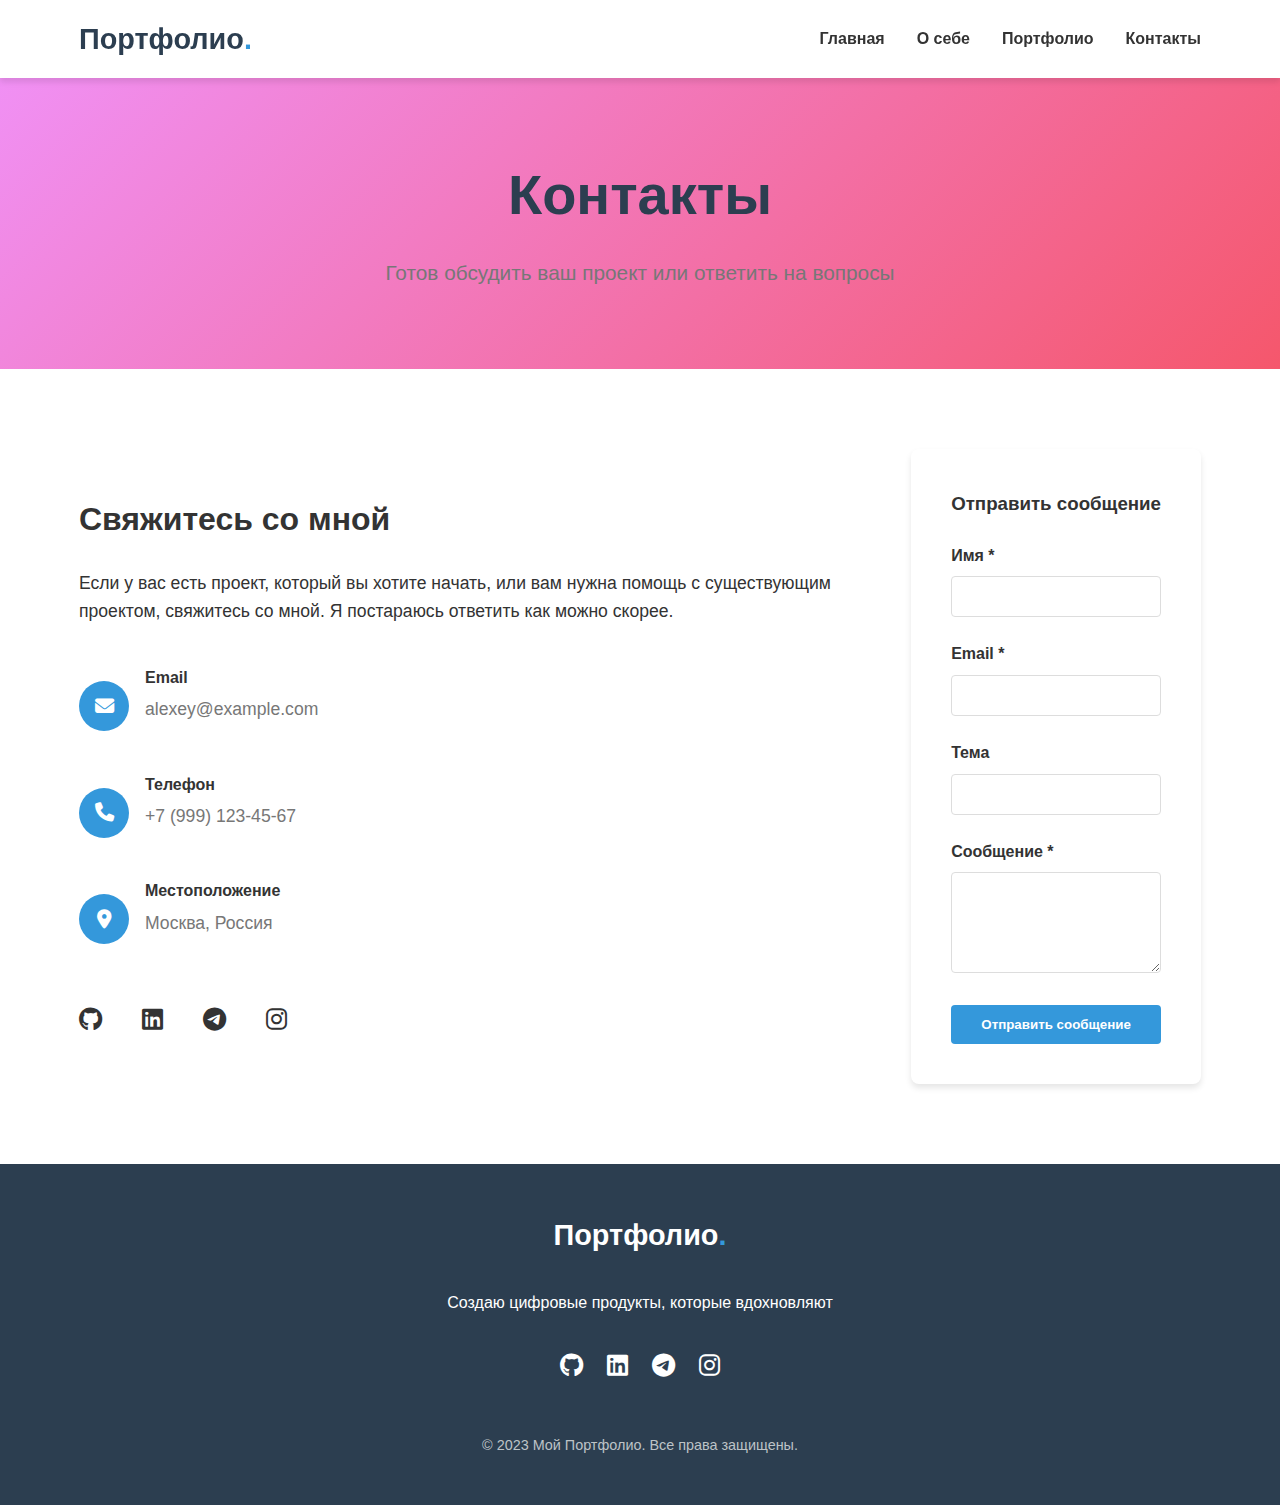
<file: my-portfolio-site/contact.html>
<!DOCTYPE html>
<html lang="ru">
<head>
  <meta charset="UTF-8">
  <meta name="viewport" content="width=device-width, initial-scale=1.0">
  <title>Мой Портфолио | Контакты</title>
  <link rel="stylesheet" href="css/reset.css">
  <link rel="stylesheet" href="css/style.css">
  <link rel="stylesheet" href="css/responsive.css">
  <link rel="stylesheet" href="https://cdnjs.cloudflare.com/ajax/libs/font-awesome/6.4.0/css/all.min.css">
  <link rel="icon" type="image/x-icon" href="favicon.ico">
</head>
<body>
  <!-- Header -->
  <header>
    <div class="container">
      <nav class="navbar">
        <a href="index.html" class="logo">Портфолио<span>.</span></a>
        <ul class="nav-links">
          <li><a href="index.html">Главная</a></li>
          <li><a href="about.html">О себе</a></li>
          <li><a href="portfolio.html">Портфолио</a></li>
          <li><a href="contact.html">Контакты</a></li>
        </ul>
        <div class="hamburger">
          <span></span>
          <span></span>
          <span></span>
        </div>
      </nav>
    </div>
  </header>

  <!-- Contact Hero -->
  <section class="hero" style="padding: 150px 0 80px; background: linear-gradient(135deg, #f093fb 0%, #f5576c 100%);">
    <div class="container">
      <div class="hero-content">
        <div class="hero-text" style="color: white; text-align: center; width: 100%;">
          <h1>Контакты</h1>
          <p style="font-size: 1.3rem; max-width: 800px; margin: 0 auto;">Готов обсудить ваш проект или ответить на вопросы</p>
        </div>
      </div>
    </div>
  </section>

  <!-- Contact Section -->
  <section class="about" style="padding: 80px 0;">
    <div class="container">
      <div class="about-content">
        <div class="about-text">
          <h2 style="font-size: 2rem; margin-bottom: 1.5rem;">Свяжитесь со мной</h2>
          <p>Если у вас есть проект, который вы хотите начать, или вам нужна помощь с существующим проектом, свяжитесь со мной. Я постараюсь ответить как можно скорее.</p>
          
          <div class="contact-info" style="margin: 2.5rem 0;">
            <div class="contact-item" style="display: flex; align-items: center; gap: 1rem; margin-bottom: 1.5rem;">
              <div style="width: 50px; height: 50px; background-color: var(--primary-color); border-radius: 50%; display: flex; align-items: center; justify-content: center; color: white; font-size: 1.2rem;">
                <i class="fas fa-envelope"></i>
              </div>
              <div>
                <h4 style="margin-bottom: 0.3rem;">Email</h4>
                <p style="color: var(--text-light);">alexey@example.com</p>
              </div>
            </div>
            
            <div class="contact-item" style="display: flex; align-items: center; gap: 1rem; margin-bottom: 1.5rem;">
              <div style="width: 50px; height: 50px; background-color: var(--primary-color); border-radius: 50%; display: flex; align-items: center; justify-content: center; color: white; font-size: 1.2rem;">
                <i class="fas fa-phone"></i>
              </div>
              <div>
                <h4 style="margin-bottom: 0.3rem;">Телефон</h4>
                <p style="color: var(--text-light);">+7 (999) 123-45-67</p>
              </div>
            </div>
            
            <div class="contact-item" style="display: flex; align-items: center; gap: 1rem;">
              <div style="width: 50px; height: 50px; background-color: var(--primary-color); border-radius: 50%; display: flex; align-items: center; justify-content: center; color: white; font-size: 1.2rem;">
                <i class="fas fa-map-marker-alt"></i>
              </div>
              <div>
                <h4 style="margin-bottom: 0.3rem;">Местоположение</h4>
                <p style="color: var(--text-light);">Москва, Россия</p>
              </div>
            </div>
          </div>
          
          <div class="social-links" style="margin-top: 2rem;">
            <a href="#" style="font-size: 1.5rem; margin-right: 1rem;"><i class="fab fa-github"></i></a>
            <a href="#" style="font-size: 1.5rem; margin-right: 1rem;"><i class="fab fa-linkedin"></i></a>
            <a href="#" style="font-size: 1.5rem; margin-right: 1rem;"><i class="fab fa-telegram"></i></a>
            <a href="#" style="font-size: 1.5rem;"><i class="fab fa-instagram"></i></a>
          </div>
        </div>
        
        <div class="contact-form" style="background-color: white; padding: 2.5rem; border-radius: 8px; box-shadow: var(--shadow);">
          <h3 style="margin-bottom: 1.5rem;">Отправить сообщение</h3>
          <form id="contactForm">
            <div style="margin-bottom: 1.5rem;">
              <label for="name" style="display: block; margin-bottom: 0.5rem; font-weight: 600;">Имя *</label>
              <input type="text" id="name" required style="width: 100%; padding: 12px; border: 1px solid #ddd; border-radius: 4px; font-family: inherit;">
            </div>
            
            <div style="margin-bottom: 1.5rem;">
              <label for="email" style="display: block; margin-bottom: 0.5rem; font-weight: 600;">Email *</label>
              <input type="email" id="email" required style="width: 100%; padding: 12px; border: 1px solid #ddd; border-radius: 4px; font-family: inherit;">
            </div>
            
            <div style="margin-bottom: 1.5rem;">
              <label for="subject" style="display: block; margin-bottom: 0.5rem; font-weight: 600;">Тема</label>
              <input type="text" id="subject" style="width: 100%; padding: 12px; border: 1px solid #ddd; border-radius: 4px; font-family: inherit;">
            </div>
            
            <div style="margin-bottom: 1.5rem;">
              <label for="message" style="display: block; margin-bottom: 0.5rem; font-weight: 600;">Сообщение *</label>
              <textarea id="message" rows="5" required style="width: 100%; padding: 12px; border: 1px solid #ddd; border-radius: 4px; font-family: inherit;"></textarea>
            </div>
            
            <button type="submit" class="btn" style="width: 100%;">Отправить сообщение</button>
          </form>
        </div>
      </div>
    </div>
  </section>

  <!-- Footer -->
  <footer>
    <div class="container">
      <div class="footer-content">
        <a href="index.html" class="logo" style="color: white;">Портфолио<span>.</span></a>
        <p>Создаю цифровые продукты, которые вдохновляют</p>
        <div class="social-links">
          <a href="#"><i class="fab fa-github"></i></a>
          <a href="#"><i class="fab fa-linkedin"></i></a>
          <a href="#"><i class="fab fa-telegram"></i></a>
          <a href="#"><i class="fab fa-instagram"></i></a>
        </div>
        <div class="copyright">
          <p>&copy; 2023 Мой Портфолио. Все права защищены.</p>
        </div>
      </div>
    </div>
  </footer>

  <script>
    // Мобильное меню
    const hamburger = document.querySelector('.hamburger');
    const navLinks = document.querySelector('.nav-links');
    
    hamburger.addEventListener('click', () => {
      navLinks.classList.toggle('active');
      hamburger.classList.toggle('active');
    });
    
    // Закрытие меню при клике на ссылку
    document.querySelectorAll('.nav-links a').forEach(link => {
      link.addEventListener('click', () => {
        navLinks.classList.remove('active');
        hamburger.classList.remove('active');
      });
    });
    
    // Обработка формы
    document.getElementById('contactForm').addEventListener('submit', function(e) {
      e.preventDefault();
      alert('Спасибо за ваше сообщение! Я свяжусь с вами в ближайшее время.');
      this.reset();
    });
  </script>
</body>
</html>
</file>
<file: my-portfolio-site/css/style.css>
/* Основные стили сайта */
:root {
  --primary-color: #3498db;
  --secondary-color: #2c3e50;
  --accent-color: #e74c3c;
  --light-color: #ecf0f1;
  --dark-color: #2c3e50;
  --text-color: #333;
  --text-light: #777;
  --shadow: 0 4px 6px rgba(0, 0, 0, 0.1);
  --transition: all 0.3s ease;
}

/* Общие стили */
.container {
  width: 90%;
  max-width: 1200px;
  margin: 0 auto;
  padding: 0 15px;
}

.btn {
  display: inline-block;
  padding: 12px 30px;
  background-color: var(--primary-color);
  color: white;
  border-radius: 4px;
  font-weight: 600;
  transition: var(--transition);
  text-align: center;
}

.btn:hover {
  background-color: #2980b9;
  transform: translateY(-3px);
  box-shadow: var(--shadow);
}

.btn-secondary {
  background-color: var(--secondary-color);
}

.btn-secondary:hover {
  background-color: #1a252f;
}

.section-title {
  font-size: 2.5rem;
  margin-bottom: 2rem;
  text-align: center;
  color: var(--secondary-color);
  position: relative;
}

.section-title::after {
  content: '';
  position: absolute;
  bottom: -10px;
  left: 50%;
  transform: translateX(-50%);
  width: 80px;
  height: 4px;
  background-color: var(--primary-color);
}

/* Header */
header {
  background-color: white;
  box-shadow: var(--shadow);
  position: fixed;
  width: 100%;
  top: 0;
  z-index: 1000;
}

.navbar {
  display: flex;
  justify-content: space-between;
  align-items: center;
  padding: 1rem 0;
}

.logo {
  font-size: 1.8rem;
  font-weight: 700;
  color: var(--secondary-color);
}

.logo span {
  color: var(--primary-color);
}

.nav-links {
  display: flex;
  gap: 2rem;
}

.nav-links a {
  font-weight: 600;
  position: relative;
  padding: 0.5rem 0;
}

.nav-links a::after {
  content: '';
  position: absolute;
  bottom: 0;
  left: 0;
  width: 0;
  height: 2px;
  background-color: var(--primary-color);
  transition: width 0.3s ease;
}

.nav-links a:hover::after {
  width: 100%;
}

.hamburger {
  display: none;
  flex-direction: column;
  cursor: pointer;
}

.hamburger span {
  width: 25px;
  height: 3px;
  background-color: var(--secondary-color);
  margin: 3px 0;
  transition: var(--transition);
}

/* Hero Section */
.hero {
  padding: 180px 0 100px;
  background: linear-gradient(135deg, #f5f7fa 0%, #c3cfe2 100%);
}

.hero-content {
  display: flex;
  align-items: center;
  justify-content: space-between;
  gap: 2rem;
}

.hero-text {
  flex: 1;
}

.hero-image {
  flex: 1;
  text-align: center;
}

.hero h1 {
  font-size: 3.5rem;
  margin-bottom: 1rem;
  color: var(--secondary-color);
}

.hero h2 {
  font-size: 1.8rem;
  margin-bottom: 1.5rem;
  color: var(--primary-color);
}

.hero p {
  font-size: 1.2rem;
  margin-bottom: 2rem;
  color: var(--text-light);
}

.profile-img {
  width: 350px;
  height: 350px;
  border-radius: 50%;
  object-fit: cover;
  border: 8px solid white;
  box-shadow: var(--shadow);
  margin: 0 auto;
}

/* About Section */
.about {
  padding: 100px 0;
  background-color: white;
}

.about-content {
  display: flex;
  align-items: center;
  gap: 3rem;
}

.about-text {
  flex: 1;
}

.about-text p {
  margin-bottom: 1.5rem;
  font-size: 1.1rem;
}

.skills {
  display: flex;
  flex-wrap: wrap;
  gap: 1rem;
  margin-top: 2rem;
}

.skill {
  background-color: var(--light-color);
  padding: 8px 16px;
  border-radius: 20px;
  font-weight: 600;
  color: var(--secondary-color);
}

/* Footer */
footer {
  background-color: var(--secondary-color);
  color: white;
  padding: 3rem 0;
  text-align: center;
}

.footer-content {
  display: flex;
  flex-direction: column;
  align-items: center;
  gap: 2rem;
}

.social-links {
  display: flex;
  gap: 1.5rem;
}

.social-links a {
  font-size: 1.5rem;
  transition: var(--transition);
}

.social-links a:hover {
  color: var(--primary-color);
  transform: translateY(-5px);
}

.copyright {
  color: #bdc3c7;
  font-size: 0.9rem;
  margin-top: 1rem;
}
</file>
<file: my-portfolio-site/css/responsive.css>
/* Адаптивные стили */
@media (max-width: 992px) {
  .hero h1 {
    font-size: 2.8rem;
  }
  
  .hero h2 {
    font-size: 1.5rem;
  }
  
  .profile-img {
    width: 300px;
    height: 300px;
  }
  
  .section-title {
    font-size: 2.2rem;
  }
}

@media (max-width: 768px) {
  .hero-content {
    flex-direction: column;
    text-align: center;
  }
  
  .about-content {
    flex-direction: column;
  }
  
  .hamburger {
    display: flex;
  }
  
  .nav-links {
    position: fixed;
    top: 70px;
    left: -100%;
    flex-direction: column;
    background-color: white;
    width: 100%;
    text-align: center;
    box-shadow: 0 10px 10px rgba(0, 0, 0, 0.1);
    padding: 2rem 0;
    transition: left 0.3s ease;
    z-index: 999;
  }
  
  .nav-links.active {
    left: 0;
  }
  
  .hero {
    padding: 150px 0 80px;
  }
  
  .hero h1 {
    font-size: 2.3rem;
  }
}

@media (max-width: 576px) {
  .hero h1 {
    font-size: 2rem;
  }
  
  .hero h2 {
    font-size: 1.3rem;
  }
  
  .profile-img {
    width: 250px;
    height: 250px;
  }
  
  .section-title {
    font-size: 1.8rem;
  }
  
  .btn {
    padding: 10px 20px;
  }
}
</file>
